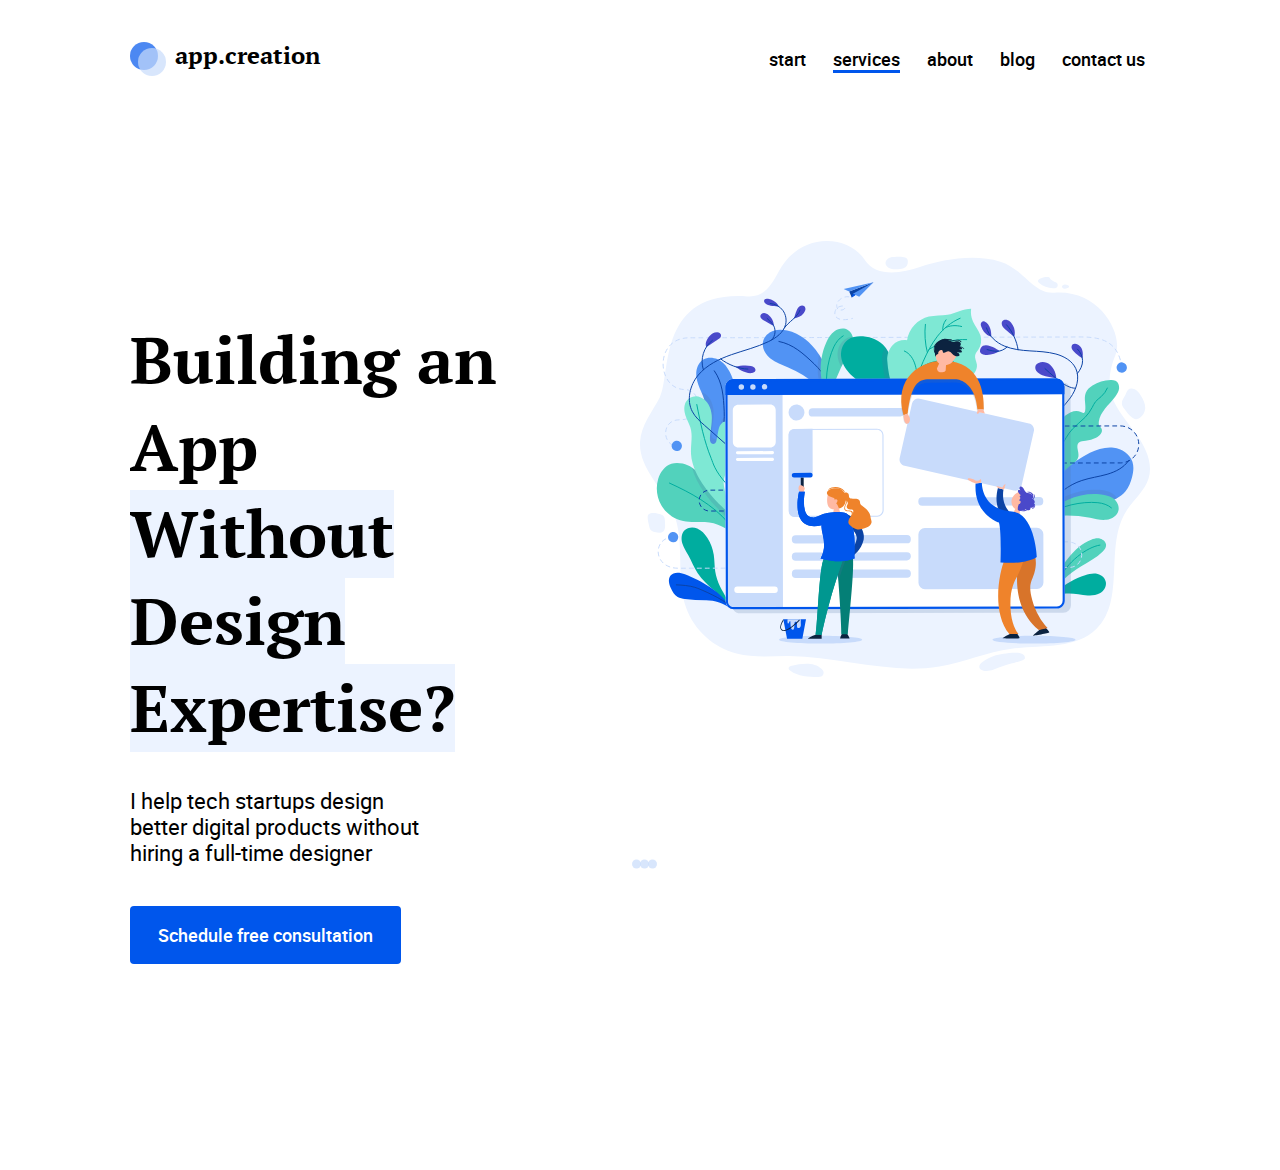
<file: index.html>
<!DOCTYPE html>
<html>
  <head>
    <meta charset="utf-8">
    <title>app.creation</title>
    <link rel="stylesheet" href="styles.css">
    <link rel="stylesheet" href="fonts.css">    
  </head>
  <body>
    <div class="wrapper">
    <header class="header">
      <div class="logo">
        <div class="logo__circle logo__circle_color_dark-blue"></div>
        <div class="logo__circle logo__circle_color_blue"></div>
        app.creation
      </div>      
      <nav class="menu">
        <a class="menu__item" href="#">start</a>
        <a class="menu__item menu__item_active" href="#">services</a>
        <a class="menu__item" href="#">about</a>
        <a class="menu__item" href="#">blog</a>
        <a class="menu__item" href="#">contact us</a>
      </nav> 
    </header>
    <section class="main">
      <h1 class="main__title">
        Building an App 
        <span class="main__title-text_highlight">
            Without Design Expertise?
        </span>
      </h1>
      <p class="main__description">I help tech startups design better digital products without hiring a full-time designer</p>
      <a class="main__button" href="#">Schedule free consultation</a>     
      <div class="circles circles__one"></div>
      <div class="circles circles__two"></div>
      <div class="circles circles__three"></div>        
    </section>
    </div>
  </body>
</html>
</file>
<file: styles.css>
body {
	margin: 0;
}

.wrapper {
	margin: auto;
	width: 79.7%;	
}

.header {	
	display: flex;
	justify-content: space-between;
	margin-bottom: 130px;
}

.logo {
	position: relative;
	padding: 40px 3px 40px 45px;	
  font: bold 24px/31px pt_serifbold, arial, helvetica, sans-serif;  
}

.logo__circle {
	position: absolute;
	left: 0;
	top: 50%;
	transform: translateY(-50%);
	width: 28px;
	height: 28px;	
	border-radius: 50%; 
	opacity: .7;
}

.logo__circle_color_dark-blue {
	background: #0056EC;
}

.logo__circle_color_blue {
	left: 8px;
	top: 56%;
	background: #C8DBFB;
}

.menu {
	display: flex;
	align-items: center;
}

.menu__item {
	position: relative;
	margin-top: 8px;
	margin-left: 1px;
	margin-right: 26px;	
	font: 500 18px/21px robotomedium, arial, helvetica, sans-serif;
	color: #000;
	text-decoration: none;
}

.menu__item:after {
  position: absolute;
	display: block;
	content: '';
	width: 0%;
	height: 3px;
	background: #0056EC;
	opacity: 0;
	-webkit-transition: width .3s ease-in-out;
  -moz--transition: width .3s ease-in-out;
  transition: width .3s ease-in-out;	
}

.menu__item:hover {
	opacity: .7;
}

.menu__item:last-child {
	margin-right: 5px;
}

.menu__item_active::after {
	position: absolute;
	display: block;
	content: '';
	width: 100%;
	height: 3px;
	background: #0056EC;
}

.menu__item:hover:after, .menu__item_active:after {
  width: 100%;
  opacity: 1;
}

.main {  
  padding: 0 63% 22% 0;  
  background: top right/50% no-repeat url('img/img.svg');  
}


.main__title {	
	font: bold 66px/87px pt_serifbold, arial, helvetica, sans-serif;
	margin: 0 0 36px 0;
	padding: 76px 0 0 0;
}

.main__title-text_highlight {
	background: #ECF3FF;
}

.main__description {
	font: 400 22px/26px robotoregular, arial, helvetica, sans-serif;
	margin: 0 0 59px 0;
	width: 83%;
}

.main__button {
	font: 500 18px/21px robotomedium, arial, helvetica, sans-serif;
	padding: 17px 28px;
	color: #FFF;
	text-decoration: none;
	background: #0056EC;
	border-radius: 4px;
	transition: opacity .5s;
}

.main__button:hover {
	opacity: .5;
}

.circles {
	position: absolute;	
	left: 50%;
	top: 96%;
	transform: translateY(-50%);
	width: 9px;
	height: 9px;	
	border-radius: 50%; 
	background: #C8DBFB;
	opacity: .7;
}

.circles__one {
	left: 49.4%;
}

.circles__three {
	left: 50.6%;
}
</file>
<file: fonts.css>
@font-face {
    font-family: 'pt_serifbold';
    src: url('Fonts/ptserif-bold-webfont.woff') format('woff');
    font-weight: normal;
    font-style: normal;
}

@font-face {
    font-family: 'pt_serif';
    src: url('Fonts/ptserif-regular-webfont.woff') format('woff');
    font-weight: normal;
    font-style: normal;
}

@font-face {
    font-family: 'robotoregular';
    src: url('Fonts/roboto-regular-webfont.woff') format('woff');
    font-weight: normal;
    font-style: normal;
}

@font-face {
    font-family: 'robotomedium';
    src: url('Fonts/roboto-medium-webfont.woff') format('woff');
    font-weight: normal;
    font-style: normal;
}
</file>
